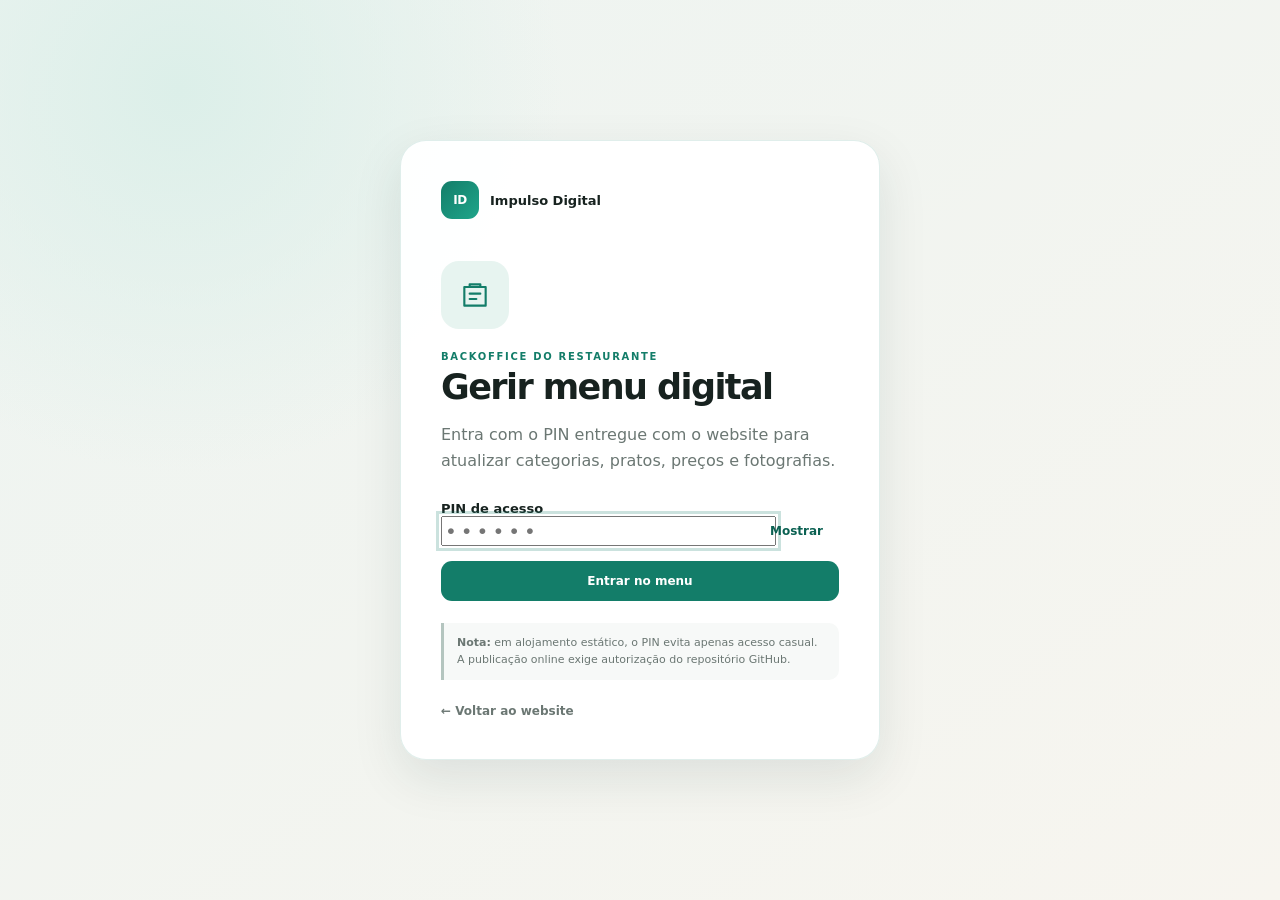
<file: backoffice/index.html>
<!doctype html>
<html lang="pt-PT">
  <head>
    <meta charset="utf-8">
    <meta name="viewport" content="width=device-width, initial-scale=1">
    <meta name="robots" content="noindex,nofollow,noarchive">
    <meta name="theme-color" content="#17221f">
    <title>Gestão do menu digital</title>
    <link rel="stylesheet" href="backoffice.css">
      <link rel="icon" href="../favicon.svg" type="image/svg+xml">
    <link rel="icon" href="../favicon-96.png" type="image/png" sizes="96x96">
    <link rel="icon" href="../favicon-32.png" type="image/png" sizes="32x32">
    <link rel="shortcut icon" href="../favicon.ico">
    <link rel="apple-touch-icon" href="../apple-touch-icon.png" sizes="180x180">
  </head>
  <body>
    <main class="login-view" id="login-view">
      <section class="login-card" aria-labelledby="login-title">
        <div class="login-brand"><span class="brand-symbol">ID</span><span>Impulso Digital</span></div>
        <div class="login-icon" aria-hidden="true">
          <svg viewBox="0 0 24 24"><path d="M4 6h16v14H4zM8 6V4h8v2M8 11h8M8 15h5"></path></svg>
        </div>
        <p class="eyebrow">Backoffice do restaurante</p>
        <h1 id="login-title">Gerir menu digital</h1>
        <p class="login-copy">Entra com o PIN entregue com o website para atualizar categorias, pratos, preços e fotografias.</p>
        <form id="login-form">
          <label class="field-label" for="pin-input">PIN de acesso</label>
          <div class="pin-field">
            <input id="pin-input" type="password" inputmode="numeric" autocomplete="current-password" minlength="4" maxlength="10" required placeholder="••••••">
            <button id="toggle-pin" type="button" aria-label="Mostrar PIN">Mostrar</button>
          </div>
          <p class="form-error" id="login-error" role="alert" hidden></p>
          <button class="button primary wide" type="submit">Entrar no menu</button>
        </form>
        <p class="security-note"><strong>Nota:</strong> em alojamento estático, o PIN evita apenas acesso casual. A publicação online exige autorização do repositório GitHub.</p>
        <a class="back-to-site" href="../">&#8592; Voltar ao website</a>
      </section>
    </main>

    <div class="app-view" id="app-view" hidden>
      <header class="app-header">
        <a class="app-brand" href="../">
          <span class="brand-symbol">ID</span>
          <span><strong id="header-business-name">Menu digital</strong><small>Gestão da carta</small></span>
        </a>
        <div class="header-status" id="save-status"><i></i><span>Sem alterações</span></div>
        <div class="header-actions">
          <a class="button subtle" id="open-menu-link" href="../menu/" target="_blank" rel="noopener">Ver menu</a>
          <button class="button subtle" type="button" data-action="open-qr">QR Code</button>
          <button class="button primary" type="button" data-action="save">Guardar</button>
          <button class="button publish" type="button" data-action="open-publish">Publicar</button>
          <button class="icon-button" type="button" data-action="logout" aria-label="Terminar sessão" title="Terminar sessão">
            <svg viewBox="0 0 24 24"><path d="M10 4H5v16h5M15 8l4 4-4 4M19 12H9"></path></svg>
          </button>
        </div>
      </header>

      <div class="app-shell">
        <aside class="category-panel">
          <div class="panel-heading">
            <div><span class="eyebrow">Estrutura</span><h2>Categorias</h2></div>
            <button class="round-add" type="button" data-action="add-category" aria-label="Adicionar categoria">+</button>
          </div>
          <p class="panel-intro">Organiza as secções pela ordem em que aparecem no menu.</p>
          <div class="category-list" id="category-list"></div>
          <div class="category-empty" id="category-empty" hidden>
            <p>Ainda não há categorias.</p>
            <button class="button primary wide" type="button" data-action="add-category">Criar primeira categoria</button>
          </div>

          <details class="settings-card">
            <summary>Definições do menu</summary>
            <div class="settings-fields">
              <label><span>Título</span><input type="text" data-setting="title" maxlength="80"></label>
              <label><span>Subtítulo</span><textarea data-setting="subtitle" rows="3" maxlength="220"></textarea></label>
              <label><span>Estilo visual</span>
                <select data-setting="template">
                  <option value="menu-classic">Bistrô — acolhedor</option>
                  <option value="menu-editorial">Editorial — sofisticado</option>
                  <option value="menu-pop">Pop — energético</option>
                </select>
              </label>
              <label><span>Moeda</span>
                <select data-setting="currency">
                  <option value="EUR">Euro (€)</option>
                  <option value="USD">Dólar ($)</option>
                  <option value="GBP">Libra (£)</option>
                </select>
              </label>
              <label class="check-field"><input type="checkbox" data-setting="showUnavailable"><span>Mostrar itens indisponíveis</span></label>
            </div>
          </details>

          <div class="backup-actions">
            <button type="button" data-action="export">Descarregar cópia JSON</button>
            <button type="button" data-action="import">Importar cópia</button>
            <input id="import-file" type="file" accept="application/json,.json" hidden>
          </div>
        </aside>

        <main class="items-panel" id="items-panel">
          <div class="items-empty-state" id="no-category-state">
            <span class="empty-icon" aria-hidden="true">&#9783;</span>
            <h1>Começa pelas categorias</h1>
            <p>Cria uma categoria como Entradas, Pratos principais, Bebidas ou Sobremesas.</p>
            <button class="button primary" type="button" data-action="add-category">Adicionar categoria</button>
          </div>

          <div id="category-workspace" hidden>
            <div class="workspace-heading">
              <div>
                <p class="eyebrow">Categoria selecionada</p>
                <h1 id="workspace-title">Categoria</h1>
                <p id="workspace-description"></p>
              </div>
              <div class="workspace-actions">
                <button class="button subtle" type="button" data-action="edit-category">Editar categoria</button>
                <button class="button primary" type="button" data-action="add-item">+ Adicionar item</button>
              </div>
            </div>
            <div class="items-summary"><strong id="item-count">0 itens</strong><span>Usa as setas para alterar a ordem apresentada.</span></div>
            <div class="item-list" id="item-list"></div>
            <div class="items-empty" id="items-empty" hidden>
              <span aria-hidden="true">&#10022;</span>
              <h2>Esta categoria está vazia</h2>
              <p>Adiciona o primeiro prato, bebida ou opção desta categoria.</p>
              <button class="button primary" type="button" data-action="add-item">Adicionar primeiro item</button>
            </div>
          </div>
        </main>
      </div>
    </div>

    <dialog class="modal" id="category-dialog">
      <form method="dialog" id="category-form">
        <div class="modal-heading"><div><p class="eyebrow">Estrutura do menu</p><h2 id="category-dialog-title">Nova categoria</h2></div><button class="modal-close" value="cancel" aria-label="Fechar">&#215;</button></div>
        <input id="category-id" type="hidden">
        <label class="field-label">Nome da categoria<input id="category-name" type="text" required maxlength="60" placeholder="Ex: Pratos principais"></label>
        <label class="field-label">Descrição opcional<textarea id="category-description" rows="3" maxlength="180" placeholder="Uma frase curta para apresentar esta secção."></textarea></label>
        <label class="check-field modal-check"><input id="category-enabled" type="checkbox" checked><span>Categoria visível no menu público</span></label>
        <div class="modal-actions"><button class="button subtle" value="cancel">Cancelar</button><button class="button primary" id="category-submit" value="default">Guardar categoria</button></div>
      </form>
    </dialog>

    <dialog class="modal item-modal" id="item-dialog">
      <form method="dialog" id="item-form">
        <div class="modal-heading"><div><p class="eyebrow">Item do menu</p><h2 id="item-dialog-title">Novo item</h2></div><button class="modal-close" value="cancel" aria-label="Fechar">&#215;</button></div>
        <input id="item-id" type="hidden">
        <div class="item-form-grid">
          <div class="item-form-main">
            <label class="field-label">Nome<input id="item-name" type="text" required maxlength="90" placeholder="Ex: Arroz de polvo"></label>
            <label class="field-label">Descrição<textarea id="item-description" rows="4" maxlength="320" placeholder="Ingredientes, acompanhamento ou uma descrição curta."></textarea></label>
            <div class="two-fields">
              <label class="field-label">Preço<input id="item-price" type="number" inputmode="decimal" min="0" max="99999" step="0.01" placeholder="0,00"></label>
              <label class="field-label">Etiquetas<input id="item-tags" type="text" maxlength="120" placeholder="Vegano, Picante"></label>
            </div>
            <div class="check-row">
              <label class="check-field"><input id="item-available" type="checkbox" checked><span>Disponível</span></label>
              <label class="check-field"><input id="item-featured" type="checkbox"><span>Sugestão da casa</span></label>
              <label class="check-field"><input id="item-enabled" type="checkbox" checked><span>Visível</span></label>
            </div>
          </div>
          <div class="image-upload-card">
            <div class="image-preview" id="item-image-preview"><span>Sem fotografia</span></div>
            <label class="button subtle wide image-upload-button">Escolher fotografia<input id="item-image" type="file" accept="image/jpeg,image/png,image/webp" hidden></label>
            <button class="text-button danger-text" id="remove-item-image" type="button">Remover fotografia</button>
            <p>JPG, PNG ou WebP. A imagem é otimizada antes de guardar.</p>
          </div>
        </div>
        <fieldset class="allergen-fieldset"><legend>Alergénios</legend><div class="allergen-grid" id="allergen-grid"></div></fieldset>
        <div class="modal-actions"><button class="button subtle" value="cancel">Cancelar</button><button class="button primary" id="item-submit" value="default">Guardar item</button></div>
      </form>
    </dialog>

    <dialog class="modal publish-modal" id="publish-dialog">
      <form method="dialog" id="publish-form">
        <div class="modal-heading"><div><p class="eyebrow">Colocar online</p><h2>Publicar alterações</h2></div><button class="modal-close" value="cancel" aria-label="Fechar">&#215;</button></div>
        <div class="publish-summary"><span class="publish-icon" aria-hidden="true">&#8593;</span><div><strong id="publish-repository">Repositório GitHub</strong><p>O menu público será atualizado através de uma alteração no ficheiro <code>menu/menu-data.json</code>.</p></div></div>
        <label class="field-label">Token GitHub com acesso a este repositório<input id="github-token" type="password" autocomplete="off" spellcheck="false" placeholder="github_pat_..."></label>
        <p class="security-warning"><strong>Credencial temporária:</strong> é usada apenas nesta publicação, fica em memória e desaparece ao fechar ou atualizar a página. Limita-a a este repositório com a permissão <code>Contents: write</code>. <a href="https://github.com/settings/personal-access-tokens/new" target="_blank" rel="noopener">Criar token fine-grained no GitHub</a>. Para produção, prefere uma integração GitHub App.</p>
        <p class="form-error" id="publish-error" role="alert" hidden></p>
        <div class="modal-actions"><button class="button subtle" value="cancel">Cancelar</button><button class="button publish" id="publish-submit" value="default">Publicar agora</button></div>
      </form>
    </dialog>

    <dialog class="modal qr-modal" id="qr-dialog">
      <form method="dialog">
        <div class="modal-heading no-print"><div><p class="eyebrow">Materiais de mesa</p><h2>QR Code do menu</h2></div><button class="modal-close" value="cancel" aria-label="Fechar">&#215;</button></div>
        <div class="qr-print-sheet" id="qr-print-sheet">
          <p class="qr-kicker">Descobre a nossa carta</p>
          <h2 id="qr-business-name">Menu digital</h2>
          <div class="qr-code" id="qr-code" aria-label="QR Code para abrir o menu"></div>
          <p class="qr-instruction">Lê o QR Code com a câmara do telemóvel</p>
          <p class="qr-url" id="qr-url"></p>
        </div>
        <div class="modal-actions no-print"><button class="button subtle" value="cancel">Fechar</button><button class="button subtle" id="download-qr" type="button">Descarregar PNG</button><button class="button primary" id="print-qr" type="button">Imprimir</button></div>
      </form>
    </dialog>

    <div class="toast" id="toast" role="status" aria-live="polite" hidden></div>

    <script>window.__BACKOFFICE_BOOTSTRAP__ = {"businessName":"Cervejaria Dos Cachorrinhos","menuUrl":"https://cervejariadoscachorrinhos.pt/menu/","siteUrl":"https://cervejariadoscachorrinhos.pt/","slug":"cervejaria-dos-cachorrinhos","accessPinHash":"6215e6eab9ae7301c0d8bce2814b9f7b667e136f412a8e589a575de5fc946725","github":{"owner":"impulsodigitalpt","repo":"cervejaria-dos-cachorrinhos","branch":"main"},"menuDataPath":"../menu/menu-data.json","apiPath":"/api/sites/cervejaria-dos-cachorrinhos/menu"};</script>
    <script src="qrcode.min.js"></script>
    <script src="backoffice.js"></script>
  </body>
</html>
</file>
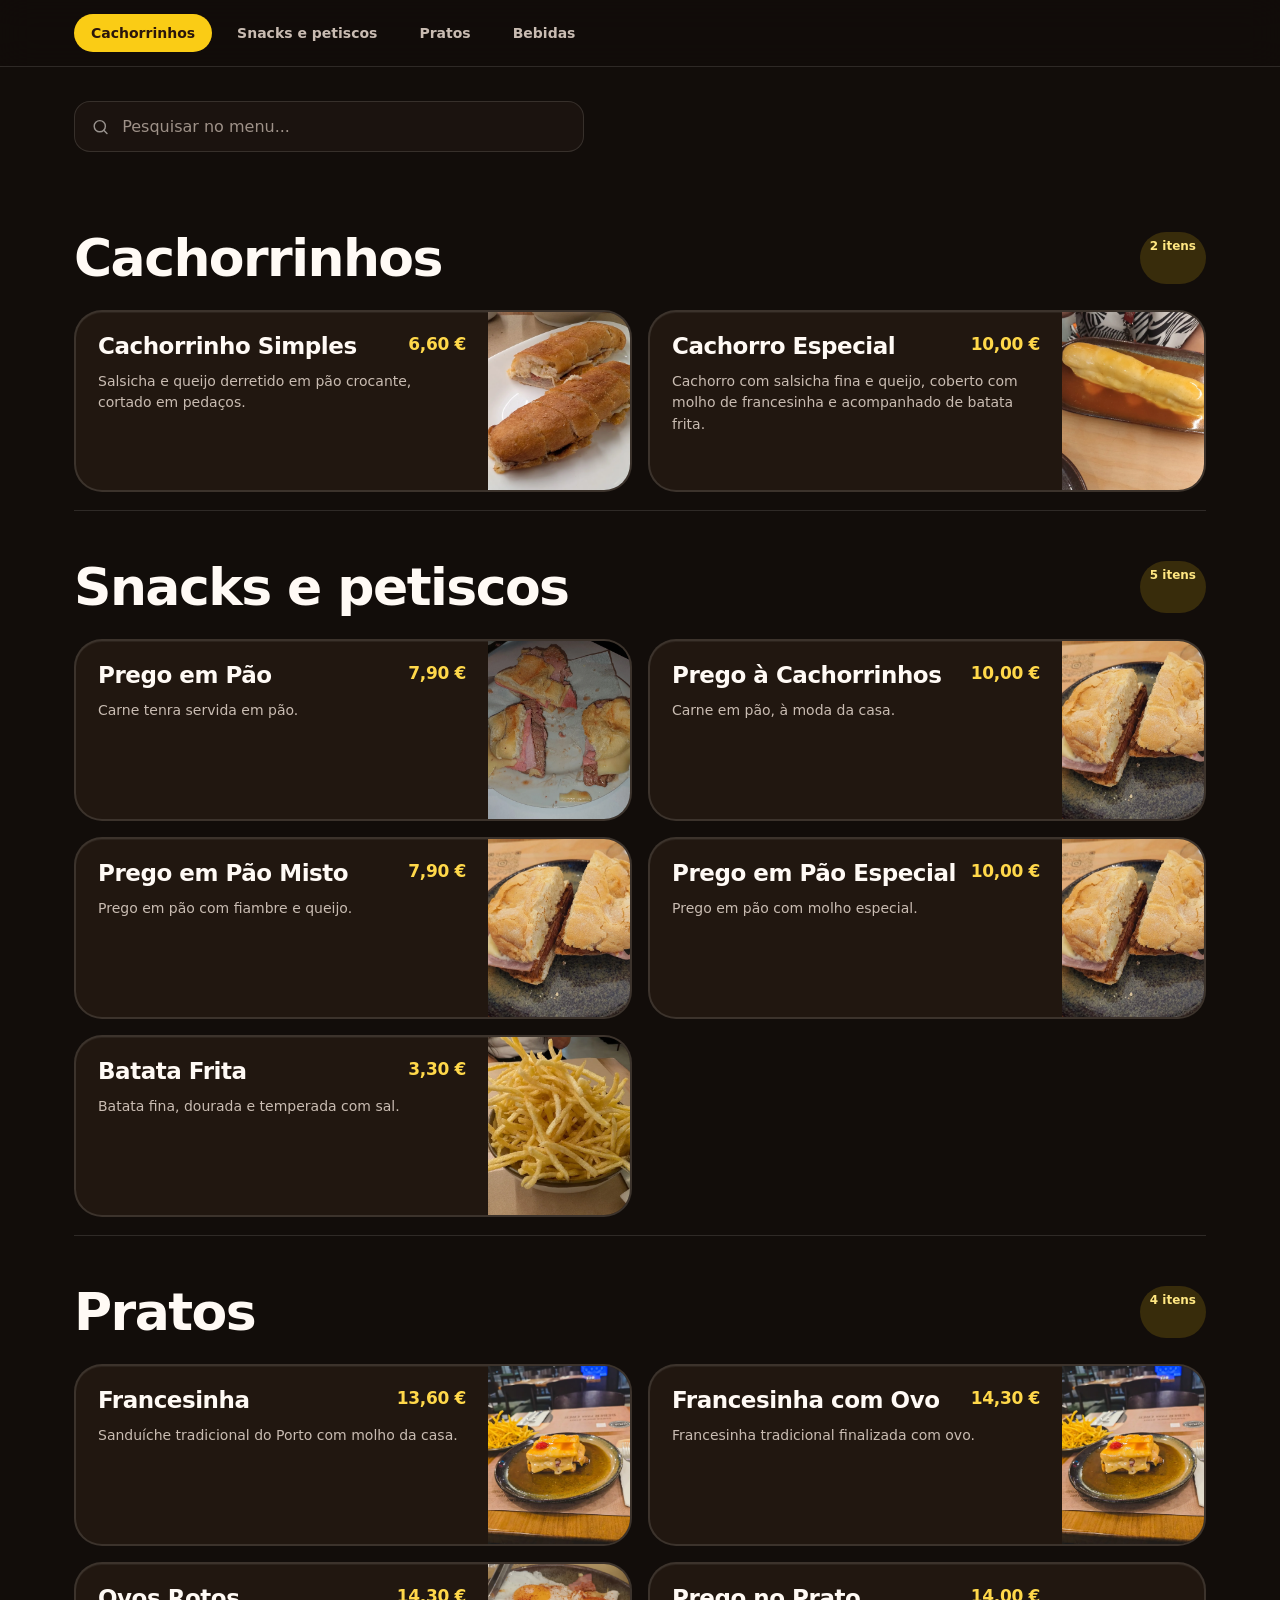
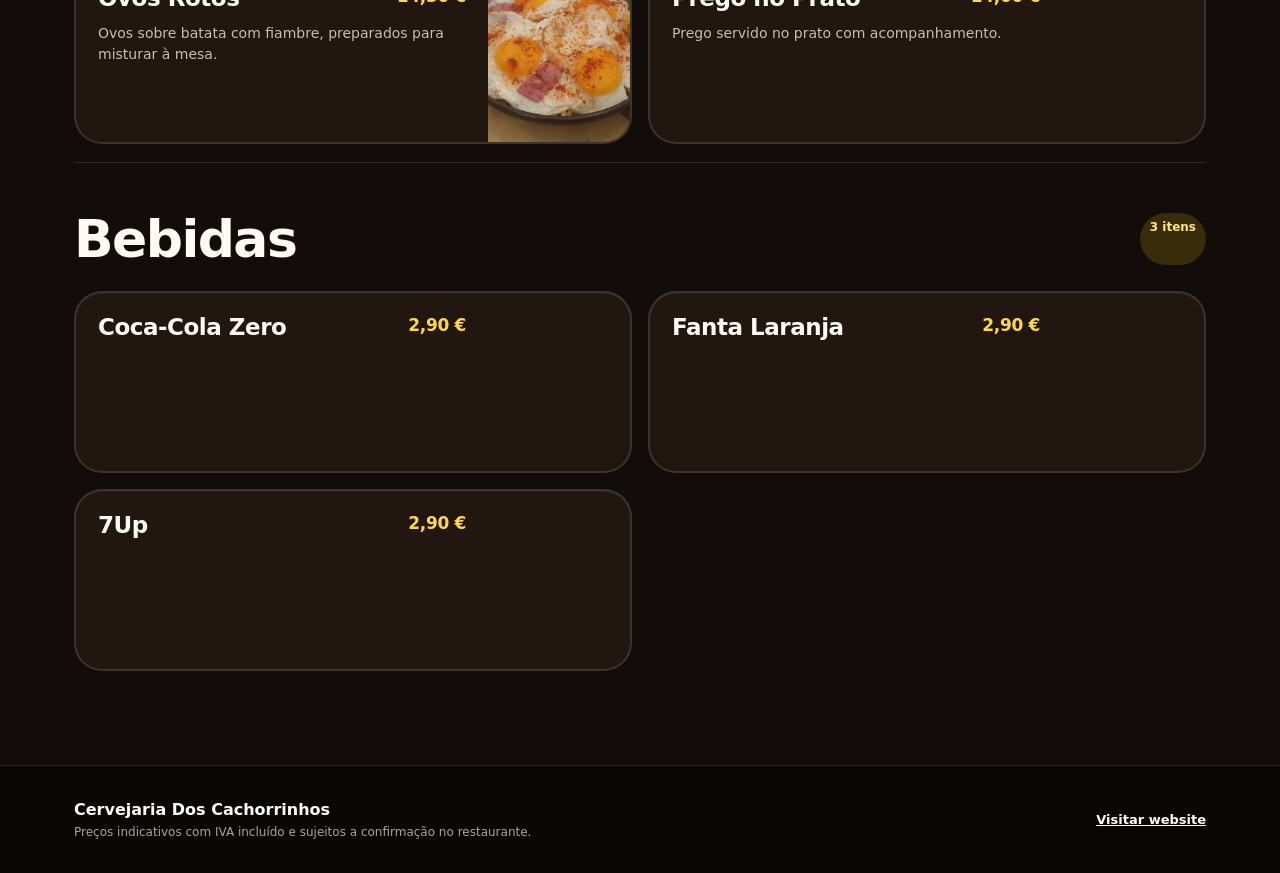
<file: menu/index.html>
<!doctype html>
<html lang="pt-PT">
  <head>
    <meta charset="utf-8">
    <meta name="viewport" content="width=device-width, initial-scale=1">
    <meta name="theme-color" content="#b45332">
    <meta name="description" content="Consulte o menu da Cervejaria Dos Cachorrinhos: cachorrinhos, francesinhas, pregos, petiscos e bebidas no Porto.">
    <title>Menu | Cervejaria Dos Cachorrinhos</title>
    <link rel="canonical" href="https://cervejariadoscachorrinhos.pt/menu/">
    <meta property="og:url" content="https://cervejariadoscachorrinhos.pt/menu/">
    <meta property="og:type" content="website">
    <meta property="og:title" content="Menu | Cervejaria Dos Cachorrinhos">
    <meta property="og:description" content="Consulte o menu da Cervejaria Dos Cachorrinhos: cachorrinhos, francesinhas, pregos, petiscos e bebidas no Porto.">
    <meta name="twitter:card" content="summary">
    <script type="application/ld+json">{"@context":"https://schema.org","@graph":[{"@type":"Restaurant","@id":"https://cervejariadoscachorrinhos.pt/#restaurant","name":"Cervejaria Dos Cachorrinhos","url":"https://cervejariadoscachorrinhos.pt/","telephone":"960 000 255","address":{"@type":"PostalAddress","streetAddress":"Estrada da Circunvalação 7938C","postalCode":"4200-162","addressLocality":"Porto","addressCountry":"PT"},"hasMenu":{"@id":"https://cervejariadoscachorrinhos.pt/menu/#menu"}},{"@type":"Menu","@id":"https://cervejariadoscachorrinhos.pt/menu/#menu","name":"Menu | Cervejaria Dos Cachorrinhos","description":"Consulte o menu da Cervejaria Dos Cachorrinhos: cachorrinhos, francesinhas, pregos, petiscos e bebidas no Porto.","url":"https://cervejariadoscachorrinhos.pt/menu/","inLanguage":"pt-PT","provider":{"@id":"https://cervejariadoscachorrinhos.pt/#restaurant"}}]}</script>
    <link rel="stylesheet" href="menu.css?v=20260726-dark">
      <link rel="icon" href="../favicon.svg" type="image/svg+xml">
    <link rel="icon" href="../favicon-96.png" type="image/png" sizes="96x96">
    <link rel="icon" href="../favicon-32.png" type="image/png" sizes="32x32">
    <link rel="shortcut icon" href="../favicon.ico">
    <link rel="apple-touch-icon" href="../apple-touch-icon.png" sizes="180x180">
  </head>
  <body class="is-loading">
    <a class="skip-link" href="#menu-content">Saltar para o menu</a>

    <nav class="category-bar" aria-label="Categorias do menu">
      <div class="menu-shell category-scroll" id="category-nav"></div>
    </nav>

    <main id="menu-content" class="menu-shell">
      <section class="menu-tools" aria-label="Pesquisar no menu">
        <label class="search-field">
          <span class="sr-only">Pesquisar prato ou bebida</span>
          <svg viewBox="0 0 24 24" aria-hidden="true"><circle cx="11" cy="11" r="7"></circle><path d="m20 20-4-4"></path></svg>
          <input id="menu-search" type="search" autocomplete="off" placeholder="Pesquisar no menu...">
        </label>
        <button class="clear-search" id="clear-search" type="button" hidden>Limpar pesquisa</button>
      </section>

      <div class="menu-status" id="menu-status" role="status">
        <span class="status-spinner" aria-hidden="true"></span>
        <p>A carregar o menu...</p>
      </div>
      <div id="menu-sections" class="menu-sections" hidden></div>
    </main>

    <footer class="menu-footer">
      <div class="menu-shell">
        <p><strong id="footer-business-name">Menu digital</strong><span id="footer-note">Preços com IVA incluído à taxa legal em vigor.</span></p>
        <a href="../">Visitar website</a>
      </div>
    </footer>

    <script>window.__MENU_BOOTSTRAP__ = {"version":1,"updatedAt":"2026-07-26T19:28:38+00:00","business":{"name":"Cervejaria Dos Cachorrinhos","logo":""},"settings":{"enabled":true,"template":"menu-pop","title":"Menu","subtitle":"Descobre a nossa carta.","currency":"EUR","appearance":"dark","locale":"pt-PT","note":"Preços indicativos com IVA incluído e sujeitos a confirmação no restaurante.","showUnavailable":true},"theme":{"primary":"#b91c1c","secondary":"#ea580c","accent":"#facc15","dark":"#2b160b"},"categories":[{"id":"cachorrinhos","name":"Cachorrinhos","description":"","enabled":true,"items":[{"id":"cachorrinho-simples","name":"Cachorrinho Simples","description":"Salsicha e queijo derretido em pão crocante, cortado em pedaços.","priceCents":660,"image":"../assets/generated/web-heroSlides-2-1782668871334.webp","enabled":true,"available":true,"featured":false,"allergens":[],"tags":[]},{"id":"cachorro-especial","name":"Cachorro Especial","description":"Cachorro com salsicha fina e queijo, coberto com molho de francesinha e acompanhado de batata frita.","priceCents":1000,"image":"../assets/menu/cachorro-especial-real.webp","enabled":true,"available":true,"featured":false,"allergens":[],"tags":[]}]},{"id":"snacks","name":"Snacks e petiscos","description":"","enabled":true,"items":[{"id":"prego-pao","name":"Prego em Pão","description":"Carne tenra servida em pão.","priceCents":790,"image":"../assets/menu/prego-em-pao-real.webp","enabled":true,"available":true,"featured":false,"allergens":[],"tags":[]},{"id":"prego-cachorrinhos","name":"Prego à Cachorrinhos","description":"Carne em pão, à moda da casa.","priceCents":1000,"image":"../assets/menu/prego-em-pao-especial-real.webp","enabled":true,"available":true,"featured":false,"allergens":[],"tags":[]},{"id":"prego-misto","name":"Prego em Pão Misto","description":"Prego em pão com fiambre e queijo.","priceCents":790,"image":"../assets/menu/prego-em-pao-especial-real.webp","enabled":true,"available":true,"featured":false,"allergens":[],"tags":[]},{"id":"prego-especial","name":"Prego em Pão Especial","description":"Prego em pão com molho especial.","priceCents":1000,"image":"../assets/menu/prego-em-pao-especial-real.webp","enabled":true,"available":true,"featured":false,"allergens":[],"tags":[]},{"id":"batata-frita","name":"Batata Frita","description":"Batata fina, dourada e temperada com sal.","priceCents":330,"image":"../assets/generated/web-heroSlides-3-1782668871873.webp","enabled":true,"available":true,"featured":false,"allergens":[],"tags":[]}]},{"id":"pratos","name":"Pratos","description":"","enabled":true,"items":[{"id":"francesinha","name":"Francesinha","description":"Sanduíche tradicional do Porto com molho da casa.","priceCents":1360,"image":"../assets/generated/web-heroSlides-1-1782668870857.webp","enabled":true,"available":true,"featured":false,"allergens":[],"tags":[]},{"id":"francesinha-ovo","name":"Francesinha com Ovo","description":"Francesinha tradicional finalizada com ovo.","priceCents":1430,"image":"../assets/generated/web-heroSlides-1-1782668870857.webp","enabled":true,"available":true,"featured":false,"allergens":[],"tags":[]},{"id":"ovos-rotos","name":"Ovos Rotos","description":"Ovos sobre batata com fiambre, preparados para misturar à mesa.","priceCents":1430,"image":"../assets/menu/ovos-rotos-real.webp","enabled":true,"available":true,"featured":false,"allergens":[],"tags":[]},{"id":"prego-prato","name":"Prego no Prato","description":"Prego servido no prato com acompanhamento.","priceCents":1400,"image":"../assets/menu/prego-no-prato-real.webp","enabled":true,"available":true,"featured":false,"allergens":[],"tags":[]}]},{"id":"bebidas","name":"Bebidas","description":"","enabled":true,"items":[{"id":"coca-cola-zero","name":"Coca-Cola Zero","description":"","priceCents":290,"image":"../assets/menu/cola-zero.webp","enabled":true,"available":true,"featured":false,"allergens":[],"tags":[]},{"id":"fanta-laranja","name":"Fanta Laranja","description":"","priceCents":290,"image":"../assets/menu/laranja.webp","enabled":true,"available":true,"featured":false,"allergens":[],"tags":[]},{"id":"7up","name":"7Up","description":"","priceCents":290,"image":"../assets/menu/limao-lima.webp","enabled":true,"available":true,"featured":false,"allergens":[],"tags":[]}]}]};</script>
    <script src="menu.js?v=20260726-dark"></script>
  </body>
</html>
</file>
<file: backoffice/backoffice.css>
:root {
  --brand: #137d69;
  --brand-dark: #0b6152;
  --brand-soft: #e7f4f0;
  --publish: #e56c2f;
  --publish-dark: #c94f17;
  --ink: #17221f;
  --muted: #6b7773;
  --surface: #fff;
  --canvas: #f3f6f4;
  --line: #dfe7e3;
  --danger: #b83232;
  --shadow: 0 18px 50px rgba(22, 52, 45, .1);
  --font: Inter, ui-sans-serif, system-ui, -apple-system, BlinkMacSystemFont, "Segoe UI", sans-serif;
}

* { box-sizing: border-box; }
[hidden] { display: none !important; }
body { background: var(--canvas); color: var(--ink); font-family: var(--font); margin: 0; min-height: 100vh; }
button, input, select, textarea { font: inherit; }
button, a { -webkit-tap-highlight-color: transparent; }
button:focus-visible, a:focus-visible, input:focus-visible, select:focus-visible, textarea:focus-visible, summary:focus-visible { outline: 3px solid rgba(19,125,105,.22); outline-offset: 2px; }
.eyebrow { color: var(--brand); font-size: 10px; font-weight: 900; letter-spacing: .17em; margin: 0 0 7px; text-transform: uppercase; }
.brand-symbol { align-items: center; background: linear-gradient(135deg, var(--brand), #1fa58a); border-radius: 11px; color: #fff; display: inline-flex; font-size: 12px; font-weight: 900; height: 38px; justify-content: center; letter-spacing: -.04em; width: 38px; }

.login-view { align-items: center; background: radial-gradient(circle at 14% 10%, #dcefe9, transparent 28%), linear-gradient(145deg, #edf4f1, #f7f5ef); display: flex; justify-content: center; min-height: 100vh; padding: 30px 18px; }
.login-card { background: rgba(255,255,255,.95); border: 1px solid rgba(19,125,105,.13); border-radius: 26px; box-shadow: var(--shadow); max-width: 480px; padding: 40px; width: 100%; }
.login-brand { align-items: center; display: flex; font-size: 13px; font-weight: 850; gap: 11px; }
.login-icon { align-items: center; background: var(--brand-soft); border-radius: 18px; display: flex; height: 68px; justify-content: center; margin: 42px 0 22px; width: 68px; }
.login-icon svg { fill: none; height: 32px; stroke: var(--brand); stroke-linecap: round; stroke-linejoin: round; stroke-width: 1.6; width: 32px; }
.login-card h1 { font-size: 35px; letter-spacing: -.045em; line-height: 1.05; margin: 0; }
.login-copy { color: var(--muted); line-height: 1.6; margin: 16px 0 28px; }
.field-label { color: var(--ink); display: flex; flex-direction: column; font-size: 13px; font-weight: 800; gap: 8px; }
.field-label input, .field-label textarea, .settings-fields input, .settings-fields textarea, .settings-fields select { background: #fff; border: 1px solid var(--line); border-radius: 12px; color: var(--ink); min-width: 0; outline: none; padding: 12px 13px; resize: vertical; width: 100%; }
.field-label input:focus, .field-label textarea:focus, .settings-fields input:focus, .settings-fields textarea:focus, .settings-fields select:focus { border-color: var(--brand); box-shadow: 0 0 0 3px var(--brand-soft); }
.pin-field { display: flex; margin-bottom: 15px; position: relative; }
.pin-field input { font-size: 20px; letter-spacing: .2em; padding-right: 80px; }
.pin-field button { background: none; border: 0; color: var(--brand-dark); cursor: pointer; font-size: 12px; font-weight: 850; position: absolute; right: 10px; top: 50%; transform: translateY(-50%); }
.security-note { background: #f7f9f8; border-left: 3px solid #b4c5bf; border-radius: 0 10px 10px 0; color: var(--muted); font-size: 11px; line-height: 1.55; margin: 22px 0 0; padding: 11px 13px; }
.back-to-site { color: var(--muted); display: inline-block; font-size: 12px; font-weight: 750; margin-top: 24px; text-decoration: none; }
.back-to-site:hover { color: var(--brand); }
.form-error { background: #fff0f0; border-radius: 10px; color: #9d2424; font-size: 12px; line-height: 1.5; margin: 0 0 14px; padding: 10px 12px; }

.button { align-items: center; border: 1px solid transparent; border-radius: 11px; cursor: pointer; display: inline-flex; font-size: 12px; font-weight: 850; gap: 7px; justify-content: center; min-height: 40px; padding: 9px 15px; text-decoration: none; transition: background .18s ease, border-color .18s ease, color .18s ease, transform .18s ease; }
.button:hover { transform: translateY(-1px); }
.button.primary { background: var(--brand); color: #fff; }
.button.primary:hover { background: var(--brand-dark); }
.button.publish { background: var(--publish); color: #fff; }
.button.publish:hover { background: var(--publish-dark); }
.button.subtle { background: #fff; border-color: var(--line); color: var(--ink); }
.button.subtle:hover { border-color: #b9cbc4; }
.button.wide { width: 100%; }
.button:disabled { cursor: wait; opacity: .6; transform: none; }
.icon-button { align-items: center; background: #fff; border: 1px solid var(--line); border-radius: 11px; color: var(--muted); cursor: pointer; display: inline-flex; height: 40px; justify-content: center; padding: 0; width: 40px; }
.icon-button svg { fill: none; height: 19px; stroke: currentColor; stroke-linecap: round; stroke-linejoin: round; stroke-width: 1.8; width: 19px; }

.app-header { align-items: center; background: rgba(255,255,255,.96); border-bottom: 1px solid var(--line); display: flex; gap: 22px; min-height: 70px; padding: 12px 24px; position: sticky; top: 0; z-index: 30; backdrop-filter: blur(16px); }
.app-brand { align-items: center; color: var(--ink); display: flex; gap: 11px; min-width: 210px; text-decoration: none; }
.app-brand > span:last-child { display: flex; flex-direction: column; min-width: 0; }
.app-brand strong { font-size: 13px; max-width: 180px; overflow: hidden; text-overflow: ellipsis; white-space: nowrap; }
.app-brand small { color: var(--muted); font-size: 10px; margin-top: 2px; }
.header-status { align-items: center; color: var(--muted); display: flex; font-size: 11px; font-weight: 750; gap: 7px; margin-right: auto; }
.header-status i { background: #7f918a; border-radius: 50%; height: 7px; width: 7px; }
.header-status.is-dirty { color: #956012; }
.header-status.is-dirty i { background: #dda325; box-shadow: 0 0 0 4px #fff1ca; }
.header-status.is-saved { color: var(--brand-dark); }
.header-status.is-saved i { background: var(--brand); box-shadow: 0 0 0 4px var(--brand-soft); }
.header-actions { align-items: center; display: flex; gap: 8px; }

.app-shell { display: grid; grid-template-columns: 310px minmax(0,1fr); min-height: calc(100vh - 70px); }
.category-panel { background: #fff; border-right: 1px solid var(--line); padding: 28px 20px; }
.panel-heading { align-items: center; display: flex; gap: 16px; justify-content: space-between; }
.panel-heading h2 { font-size: 22px; letter-spacing: -.03em; margin: 0; }
.round-add { align-items: center; background: var(--brand); border: 0; border-radius: 50%; color: #fff; cursor: pointer; display: flex; font-size: 22px; height: 34px; justify-content: center; line-height: 1; width: 34px; }
.panel-intro { color: var(--muted); font-size: 12px; line-height: 1.55; margin: 12px 0 20px; }
.category-list { display: flex; flex-direction: column; gap: 8px; }
.category-row { align-items: center; background: #fff; border: 1px solid var(--line); border-radius: 13px; cursor: pointer; display: grid; gap: 8px; grid-template-columns: minmax(0,1fr) auto; padding: 12px; text-align: left; width: 100%; }
.category-row:hover { border-color: #b9cbc4; }
.category-row.is-active { background: var(--brand-soft); border-color: rgba(19,125,105,.34); }
.category-row-main { background: none; border: 0; color: var(--ink); cursor: pointer; min-width: 0; padding: 0; text-align: left; }
.category-row-main strong { display: block; font-size: 13px; overflow: hidden; text-overflow: ellipsis; white-space: nowrap; }
.category-row-main small { color: var(--muted); display: block; font-size: 10px; margin-top: 4px; }
.category-controls { display: flex; gap: 3px; }
.mini-button { align-items: center; background: transparent; border: 0; border-radius: 7px; color: var(--muted); cursor: pointer; display: flex; font-size: 12px; height: 26px; justify-content: center; padding: 0; width: 25px; }
.mini-button:hover { background: rgba(255,255,255,.8); color: var(--ink); }
.mini-button:disabled { cursor: default; opacity: .25; }
.category-empty { color: var(--muted); font-size: 12px; padding: 18px 0; text-align: center; }
.settings-card { border-top: 1px solid var(--line); margin-top: 24px; padding-top: 17px; }
.settings-card summary { cursor: pointer; font-size: 12px; font-weight: 850; list-style: none; }
.settings-card summary::-webkit-details-marker { display: none; }
.settings-card summary::after { color: var(--muted); content: "+"; float: right; font-size: 17px; line-height: .8; }
.settings-card[open] summary::after { content: "−"; }
.settings-fields { display: flex; flex-direction: column; gap: 13px; padding-top: 16px; }
.settings-fields label { color: var(--muted); display: flex; flex-direction: column; font-size: 10px; font-weight: 800; gap: 6px; }
.settings-fields input, .settings-fields textarea, .settings-fields select { font-size: 12px; padding: 9px 10px; }
.check-field { align-items: center; color: var(--ink) !important; cursor: pointer; display: flex !important; flex-direction: row !important; font-size: 12px !important; font-weight: 700 !important; gap: 8px !important; }
.check-field input { accent-color: var(--brand); height: 16px; margin: 0; padding: 0; width: 16px; }
.backup-actions { border-top: 1px solid var(--line); display: flex; flex-direction: column; gap: 8px; margin-top: 22px; padding-top: 17px; }
.backup-actions button { background: none; border: 0; color: var(--muted); cursor: pointer; font-size: 10px; font-weight: 800; padding: 2px 0; text-align: left; }
.backup-actions button:hover { color: var(--brand); }

.items-panel { min-width: 0; padding: 44px clamp(24px, 5vw, 72px) 80px; }
.items-empty-state, .items-empty { align-items: center; color: var(--muted); display: flex; flex-direction: column; justify-content: center; min-height: 65vh; text-align: center; }
.empty-icon, .items-empty > span { align-items: center; background: var(--brand-soft); border-radius: 22px; color: var(--brand); display: flex; font-size: 32px; height: 76px; justify-content: center; margin-bottom: 18px; width: 76px; }
.items-empty-state h1, .items-empty h2 { color: var(--ink); font-size: 28px; letter-spacing: -.04em; margin: 0; }
.items-empty-state p, .items-empty p { line-height: 1.6; margin: 10px 0 22px; max-width: 440px; }
.workspace-heading { align-items: flex-end; border-bottom: 1px solid var(--line); display: flex; gap: 28px; justify-content: space-between; padding-bottom: 24px; }
.workspace-heading h1 { font-size: clamp(30px, 4vw, 44px); letter-spacing: -.05em; line-height: 1; margin: 0; }
.workspace-heading > div:first-child > p:last-child { color: var(--muted); line-height: 1.5; margin: 10px 0 0; max-width: 620px; }
.workspace-actions { display: flex; flex: 0 0 auto; gap: 8px; }
.items-summary { align-items: center; color: var(--muted); display: flex; font-size: 11px; gap: 12px; justify-content: space-between; padding: 18px 2px 12px; }
.items-summary strong { color: var(--ink); }
.item-list { display: grid; gap: 12px; }
.admin-item { align-items: center; background: #fff; border: 1px solid var(--line); border-radius: 16px; display: grid; gap: 16px; grid-template-columns: 78px minmax(0,1fr) auto; padding: 11px; }
.admin-item.is-hidden { opacity: .58; }
.admin-item-image { background: #eef2f0; border-radius: 11px; height: 66px; overflow: hidden; width: 78px; }
.admin-item-image img { height: 100%; object-fit: cover; width: 100%; }
.admin-item-image span { align-items: center; color: #91a099; display: flex; font-size: 22px; height: 100%; justify-content: center; }
.admin-item-copy { min-width: 0; }
.admin-item-title { align-items: center; display: flex; gap: 9px; }
.admin-item-title strong { font-size: 14px; overflow: hidden; text-overflow: ellipsis; white-space: nowrap; }
.price { color: var(--brand-dark); font-size: 12px; font-weight: 900; }
.admin-item-copy p { color: var(--muted); font-size: 11px; line-height: 1.45; margin: 5px 0 0; overflow: hidden; text-overflow: ellipsis; white-space: nowrap; }
.admin-badges { display: flex; flex-wrap: wrap; gap: 5px; margin-top: 7px; }
.admin-badge { background: #f1f4f3; border-radius: 999px; color: var(--muted); font-size: 9px; font-weight: 850; padding: 4px 7px; }
.admin-badge.featured { background: #fff0ca; color: #8a5b0c; }
.admin-badge.unavailable { background: #f6e5e5; color: #992f2f; }
.admin-item-actions { align-items: center; display: flex; gap: 4px; }
.admin-item-actions .mini-button { border: 1px solid var(--line); height: 31px; width: 31px; }
.admin-item-actions .edit-button { background: var(--brand-soft); border: 0; border-radius: 9px; color: var(--brand-dark); cursor: pointer; font-size: 10px; font-weight: 850; height: 31px; padding: 0 10px; }
.items-empty { background: rgba(255,255,255,.55); border: 1px dashed #c8d4cf; border-radius: 20px; min-height: 400px; }

.modal { background: #fff; border: 0; border-radius: 22px; box-shadow: 0 28px 80px rgba(14,39,33,.25); color: var(--ink); max-height: calc(100vh - 36px); max-width: 590px; padding: 0; width: calc(100% - 32px); }
.modal::backdrop { background: rgba(12,30,26,.62); backdrop-filter: blur(4px); }
.modal form { padding: 27px; }
.modal-heading { align-items: flex-start; display: flex; gap: 20px; justify-content: space-between; margin-bottom: 24px; }
.modal-heading h2 { font-size: 25px; letter-spacing: -.04em; margin: 0; }
.modal-close { background: #f1f4f3; border: 0; border-radius: 50%; color: var(--muted); cursor: pointer; font-size: 23px; height: 34px; line-height: 1; width: 34px; }
.modal .field-label + .field-label { margin-top: 17px; }
.modal-check { background: #f6f8f7; border-radius: 11px; margin-top: 17px; padding: 12px; }
.modal-actions { border-top: 1px solid var(--line); display: flex; gap: 9px; justify-content: flex-end; margin-top: 24px; padding-top: 19px; }
.item-modal { max-width: 850px; }
.item-modal form { max-height: calc(100vh - 36px); overflow-y: auto; }
.item-form-grid { display: grid; gap: 24px; grid-template-columns: minmax(0,1fr) 220px; }
.two-fields { display: grid; gap: 13px; grid-template-columns: 140px minmax(0,1fr); margin-top: 17px; }
.check-row { display: flex; flex-wrap: wrap; gap: 15px; margin-top: 20px; }
.image-upload-card { background: #f6f8f7; border: 1px solid var(--line); border-radius: 15px; padding: 12px; }
.image-preview { align-items: center; background: #e8eeeb; border-radius: 10px; color: var(--muted); display: flex; height: 160px; justify-content: center; overflow: hidden; }
.image-preview img { height: 100%; object-fit: cover; width: 100%; }
.image-upload-button { margin-top: 10px; }
.image-upload-card > p { color: var(--muted); font-size: 9px; line-height: 1.5; margin: 9px 3px 0; }
.text-button { background: none; border: 0; cursor: pointer; font-size: 10px; font-weight: 800; padding: 9px 0 2px; width: 100%; }
.danger-text { color: var(--danger); }
.allergen-fieldset { border: 1px solid var(--line); border-radius: 14px; margin: 23px 0 0; padding: 15px; }
.allergen-fieldset legend { font-size: 11px; font-weight: 900; padding: 0 6px; }
.allergen-grid { display: grid; gap: 10px; grid-template-columns: repeat(4, minmax(0,1fr)); }
.allergen-grid .check-field { font-size: 10px !important; }
.publish-modal { max-width: 620px; }
.publish-summary { align-items: center; background: #f6f8f7; border: 1px solid var(--line); border-radius: 14px; display: flex; gap: 14px; margin-bottom: 20px; padding: 14px; }
.publish-icon { align-items: center; background: #ffe7d8; border-radius: 11px; color: var(--publish-dark); display: flex; font-size: 21px; height: 43px; justify-content: center; width: 43px; }
.publish-summary p { color: var(--muted); font-size: 10px; line-height: 1.45; margin: 4px 0 0; }
.publish-summary code { font-size: 10px; }
.security-warning { background: #fff8e6; border-left: 3px solid #e6aa2d; border-radius: 0 10px 10px 0; color: #70531b; font-size: 10px; line-height: 1.55; padding: 10px 12px; }
.security-warning a { color: inherit; font-weight: 900; }
.qr-modal { max-width: 650px; }
.qr-print-sheet { align-items: center; background: #fff; border: 1px solid var(--line); border-radius: 18px; display: flex; flex-direction: column; padding: 35px; text-align: center; }
.qr-kicker { color: var(--brand); font-size: 11px; font-weight: 900; letter-spacing: .17em; margin: 0 0 8px; text-transform: uppercase; }
.qr-print-sheet h2 { font-size: 31px; letter-spacing: -.045em; margin: 0 0 20px; }
.qr-code { align-items: center; background: #fff; display: flex; height: 300px; justify-content: center; padding: 14px; width: 300px; }
.qr-code canvas, .qr-code img { height: 100% !important; image-rendering: pixelated; width: 100% !important; }
.qr-instruction { font-size: 13px; font-weight: 850; margin: 17px 0 5px; }
.qr-url { color: var(--muted); font-size: 9px; margin: 0; overflow-wrap: anywhere; }
.toast { background: var(--ink); border-radius: 12px; bottom: 22px; box-shadow: var(--shadow); color: #fff; font-size: 12px; font-weight: 750; left: 50%; max-width: calc(100% - 32px); padding: 12px 18px; position: fixed; transform: translateX(-50%); z-index: 80; }

@media (max-width: 900px) {
  .app-header { flex-wrap: wrap; }
  .header-status { display: none; }
  .header-actions { margin-left: auto; }
  .header-actions .button.subtle:first-child { display: none; }
  .app-shell { grid-template-columns: 255px minmax(0,1fr); }
  .category-panel { padding: 23px 15px; }
  .items-panel { padding: 35px 24px 70px; }
  .workspace-heading { align-items: flex-start; flex-direction: column; }
  .allergen-grid { grid-template-columns: repeat(3, minmax(0,1fr)); }
}
@media (max-width: 680px) {
  .app-header { align-items: center; gap: 8px; padding: 10px 12px; }
  .app-brand { min-width: 0; }
  .app-brand strong { max-width: 125px; }
  .app-brand small { display: none; }
  .header-actions a.button.subtle { display: none; }
  .header-actions .button { font-size: 0; min-width: 40px; padding: 9px 11px; }
  .header-actions button.button.subtle::after { content: "QR"; font-size: 10px; }
  .header-actions .button.primary::after { content: "Guardar"; font-size: 10px; }
  .header-actions .button.publish::after { content: "Publicar"; font-size: 10px; }
  .app-shell { display: block; }
  .category-panel { border-bottom: 1px solid var(--line); border-right: 0; padding: 18px 16px; }
  .panel-intro { display: none; }
  .category-list { flex-direction: row; margin-top: 14px; overflow-x: auto; padding-bottom: 3px; }
  .category-row { flex: 0 0 210px; }
  .settings-card { margin-top: 16px; }
  .backup-actions { flex-direction: row; flex-wrap: wrap; margin-top: 14px; }
  .items-panel { padding: 28px 16px 60px; }
  .workspace-actions { width: 100%; }
  .workspace-actions .button { flex: 1 1 0; }
  .items-summary span { display: none; }
  .admin-item { grid-template-columns: 64px minmax(0,1fr); }
  .admin-item-image { height: 60px; width: 64px; }
  .admin-item-actions { grid-column: 1 / -1; justify-content: flex-end; }
  .item-form-grid { grid-template-columns: 1fr; }
  .image-upload-card { order: -1; }
  .image-preview { height: 190px; }
  .allergen-grid { grid-template-columns: repeat(2, minmax(0,1fr)); }
  .two-fields { grid-template-columns: 1fr; }
  .modal form { padding: 21px; }
  .login-card { padding: 29px 23px; }
}
@media print {
  @page { margin: 12mm; size: A4 portrait; }
  body { background: #fff; }
  body > *:not(.qr-modal) { display: none !important; }
  .qr-modal[open] { display: block; height: auto; inset: 0; max-height: none; max-width: none; overflow: visible; position: static; width: 100%; }
  .qr-modal::backdrop, .no-print { display: none !important; }
  .qr-modal form { overflow: visible; padding: 0; }
  .qr-print-sheet { border: 0; min-height: 250mm; justify-content: center; padding: 15mm; }
  .qr-print-sheet h2 { font-size: 30pt; }
  .qr-code { height: 105mm; width: 105mm; }
  .qr-instruction { font-size: 15pt; }
  .qr-url { font-size: 8pt; }
}
@media (prefers-reduced-motion: reduce) {
  *, *::before, *::after { scroll-behavior: auto !important; transition-duration: .01ms !important; }
}
</file>
<file: menu/menu.css>
:root {
  --accent: #b45332;
  --accent-strong: #8f381f;
  --accent-soft: #f4dfd5;
  --ink: #231c18;
  --muted: #746a63;
  --paper: #fbf7f1;
  --surface: #fffdf9;
  --line: rgba(59, 42, 31, 0.13);
  --shadow: 0 18px 50px rgba(58, 37, 24, 0.09);
  --radius: 22px;
  --display: Georgia, "Times New Roman", serif;
  --body: Inter, ui-sans-serif, system-ui, -apple-system, BlinkMacSystemFont, "Segoe UI", sans-serif;
}

* { box-sizing: border-box; }
[hidden] { display: none !important; }
html { scroll-behavior: smooth; }
body {
  background: var(--paper);
  color: var(--ink);
  font-family: var(--body);
  margin: 0;
  min-height: 100vh;
  text-rendering: optimizeLegibility;
}
button, input { font: inherit; }
img { display: block; max-width: 100%; }
a { color: inherit; }
.menu-shell { margin: 0 auto; max-width: 1180px; padding-left: 24px; padding-right: 24px; width: 100%; }
.skip-link {
  background: #fff;
  border-radius: 0 0 10px 10px;
  left: 18px;
  padding: 11px 16px;
  position: fixed;
  top: -60px;
  z-index: 100;
}
.skip-link:focus { top: 0; }
.sr-only { clip: rect(0 0 0 0); clip-path: inset(50%); height: 1px; overflow: hidden; position: absolute; white-space: nowrap; width: 1px; }

.category-bar { background: rgba(251,247,241,.94); border-bottom: 1px solid var(--line); position: sticky; top: 0; z-index: 20; backdrop-filter: blur(16px); }
.category-scroll { display: flex; gap: 8px; overflow-x: auto; padding-bottom: 14px; padding-top: 14px; scrollbar-width: none; }
.category-scroll::-webkit-scrollbar { display: none; }
.category-button {
  background: transparent;
  border: 1px solid transparent;
  border-radius: 999px;
  color: var(--muted);
  cursor: pointer;
  flex: 0 0 auto;
  font-size: 14px;
  font-weight: 800;
  padding: 10px 16px;
}
.category-button:hover, .category-button:focus-visible { border-color: var(--line); color: var(--ink); outline: none; }
.category-button.is-active { background: var(--ink); color: #fff; }

.menu-tools { align-items: center; display: flex; gap: 14px; padding: 34px 0 16px; }
.search-field { align-items: center; background: var(--surface); border: 1px solid var(--line); border-radius: 16px; display: flex; max-width: 510px; padding: 0 16px; width: 100%; }
.search-field:focus-within { border-color: var(--accent); box-shadow: 0 0 0 4px var(--accent-soft); }
.search-field svg { fill: none; height: 20px; opacity: .55; stroke: currentColor; stroke-linecap: round; stroke-width: 1.8; width: 20px; }
.search-field input { background: transparent; border: 0; color: var(--ink); min-width: 0; outline: 0; padding: 15px 12px; width: 100%; }
.search-field input::placeholder { color: #9a918a; }
.clear-search { background: none; border: 0; color: var(--accent-strong); cursor: pointer; font-size: 14px; font-weight: 800; }

.menu-status { align-items: center; color: var(--muted); display: flex; flex-direction: column; gap: 10px; justify-content: center; min-height: 300px; text-align: center; }
.menu-status h2 { color: var(--ink); font-family: var(--display); font-size: 32px; margin: 0; }
.menu-status p { line-height: 1.6; margin: 0; max-width: 480px; }
.status-spinner { animation: spin .7s linear infinite; border: 3px solid var(--accent-soft); border-radius: 50%; border-top-color: var(--accent); height: 28px; width: 28px; }
@keyframes spin { to { transform: rotate(360deg); } }

.menu-sections { padding: 14px 0 76px; }
.menu-category { border-top: 1px solid var(--line); padding: 50px 0 18px; scroll-margin-top: 78px; }
.menu-category:first-child { border-top: 0; }
.category-heading { display: grid; gap: 10px; grid-template-columns: minmax(0,1fr) auto; margin-bottom: 26px; }
.category-heading h2 { font-family: var(--display); font-size: clamp(34px, 5vw, 52px); font-weight: 500; letter-spacing: -.03em; line-height: 1; margin: 0; }
.category-heading p { color: var(--muted); grid-column: 1; line-height: 1.55; margin: 0; max-width: 640px; }
.category-heading span { background: var(--accent-soft); border-radius: 999px; color: var(--accent-strong); font-size: 12px; font-weight: 900; padding: 7px 10px; }
.item-grid { display: grid; gap: 16px; grid-template-columns: repeat(2, minmax(0, 1fr)); }
.menu-item { background: var(--surface); border: 1px solid var(--line); border-radius: var(--radius); box-shadow: 0 1px 0 rgba(255,255,255,.7) inset; display: grid; grid-template-columns: minmax(0,1fr) 142px; min-height: 178px; overflow: hidden; transition: border-color .2s ease, box-shadow .2s ease, transform .2s ease; }
.menu-item:not(.is-unavailable):hover { border-color: rgba(180,83,50,.28); box-shadow: var(--shadow); transform: translateY(-2px); }
.menu-item.no-image { grid-template-columns: minmax(0,1fr); }
.item-copy { display: flex; flex-direction: column; min-width: 0; padding: 22px; }
.item-top { align-items: flex-start; display: flex; gap: 14px; justify-content: space-between; }
.item-top h3 { font-family: var(--display); font-size: 23px; font-weight: 600; letter-spacing: -.02em; line-height: 1.12; margin: 0; overflow-wrap: anywhere; }
.item-price { color: var(--accent-strong); flex: 0 0 auto; font-size: 17px; font-weight: 900; letter-spacing: -.02em; }
.item-description { color: var(--muted); font-size: 14px; line-height: 1.55; margin: 11px 0 16px; }
.item-tags { align-items: center; display: flex; flex-wrap: wrap; gap: 6px; margin-top: auto; }
.item-tag { background: var(--paper); border: 1px solid var(--line); border-radius: 999px; color: var(--muted); font-size: 11px; font-weight: 800; padding: 5px 8px; }
.item-tag.featured { background: var(--accent-soft); border-color: transparent; color: var(--accent-strong); }
.item-image { height: 100%; min-height: 178px; object-fit: cover; width: 100%; }
.menu-item.is-unavailable { opacity: .64; }
.menu-item.is-unavailable .item-image { filter: grayscale(1); }
.unavailable-label { color: var(--muted); font-size: 12px; font-weight: 900; text-transform: uppercase; }
.category-empty { background: var(--surface); border: 1px dashed var(--line); border-radius: var(--radius); color: var(--muted); padding: 30px; text-align: center; }

.menu-footer { background: var(--ink); color: #fff; padding: 34px 0; }
.menu-footer .menu-shell { align-items: center; display: flex; gap: 30px; justify-content: space-between; }
.menu-footer p { display: flex; flex-direction: column; gap: 6px; margin: 0; }
.menu-footer p span { font-size: 12px; opacity: .64; }
.menu-footer a { font-size: 13px; font-weight: 800; }

/* Editorial: airy typography and a magazine-like single column. */
body.theme-menu-editorial {
  --accent: #7c2d3c;
  --accent-strong: #5c1d2b;
  --accent-soft: #f4e3e6;
  --ink: #211c1c;
  --muted: #74696b;
  --paper: #f7f3ee;
  --surface: transparent;
  --line: rgba(45,31,31,.16);
}
.theme-menu-editorial .item-grid { grid-template-columns: 1fr; }
.theme-menu-editorial .menu-item { border-left: 0; border-radius: 0; border-right: 0; box-shadow: none; grid-template-columns: minmax(0,1fr) 190px; }
.theme-menu-editorial .menu-item:not(.is-unavailable):hover { box-shadow: none; transform: none; }
.theme-menu-editorial .item-copy { padding-left: 0; }
.theme-menu-editorial .item-image { border-radius: 16px; margin: 16px 0; width: calc(100% - 8px); }

/* Pop: bright blocks, compact cards and rounded shapes. */
body.theme-menu-pop {
  --accent: #f05a2a;
  --accent-strong: #be3513;
  --accent-soft: #ffdf62;
  --ink: #202124;
  --muted: #5b5c60;
  --paper: #fff7ce;
  --surface: #fffdf2;
  --line: rgba(32,33,36,.14);
  --radius: 28px;
  --display: var(--body);
}
.theme-menu-pop.menu-dark {
  --accent: #facc15;
  --accent-strong: #ffd84a;
  --accent-soft: rgba(250, 204, 21, .16);
  --ink: #fffaf5;
  --muted: #c9bcb2;
  --paper: #120d0a;
  --surface: #211710;
  --line: rgba(255, 250, 245, .12);
  --shadow: 0 20px 54px rgba(0, 0, 0, .32);
}
.theme-menu-pop.menu-dark .category-bar { background: rgba(18, 13, 10, .92); }
.theme-menu-pop.menu-dark .category-button.is-active { background: var(--accent); color: #2b160b; }
.theme-menu-pop.menu-dark .search-field { background: #1b130f; }
.theme-menu-pop.menu-dark .search-field input::placeholder { color: #9e9188; }
.theme-menu-pop.menu-dark .category-heading span,
.theme-menu-pop.menu-dark .item-tag.featured { color: #ffe782; }
.theme-menu-pop.menu-dark .item-tag { background: rgba(255, 255, 255, .045); }
.theme-menu-pop.menu-dark .menu-item { box-shadow: 0 1px 0 rgba(255, 255, 255, .05) inset; }
.theme-menu-pop.menu-dark .menu-footer { background: #090604; border-top: 1px solid var(--line); }
.theme-menu-pop .category-button.is-active { background: var(--accent); }
.theme-menu-pop .category-heading h2, .theme-menu-pop .item-top h3 { font-weight: 900; }
.theme-menu-pop .menu-item { border-width: 2px; }

@media (max-width: 820px) {
  .item-grid { grid-template-columns: 1fr; }
}
@media (max-width: 560px) {
  .menu-shell { padding-left: 17px; padding-right: 17px; }
  .menu-tools { align-items: stretch; flex-direction: column; padding-top: 24px; }
  .clear-search { align-self: flex-start; }
  .menu-category { padding-top: 38px; }
  .category-heading { grid-template-columns: minmax(0,1fr); }
  .category-heading span { justify-self: start; }
  .menu-item { grid-template-columns: minmax(0,1fr) 112px; min-height: 160px; }
  .item-copy { padding: 18px; }
  .item-top { align-items: flex-start; flex-direction: column; gap: 6px; }
  .item-top h3 { font-size: 21px; }
  .item-image { min-height: 160px; }
  .theme-menu-editorial .menu-item { grid-template-columns: minmax(0,1fr) 112px; }
  .menu-footer .menu-shell { align-items: flex-start; flex-direction: column; }
}
@media (prefers-reduced-motion: reduce) {
  html { scroll-behavior: auto; }
  *, *::before, *::after { animation-duration: .01ms !important; animation-iteration-count: 1 !important; transition-duration: .01ms !important; }
}
</file>
